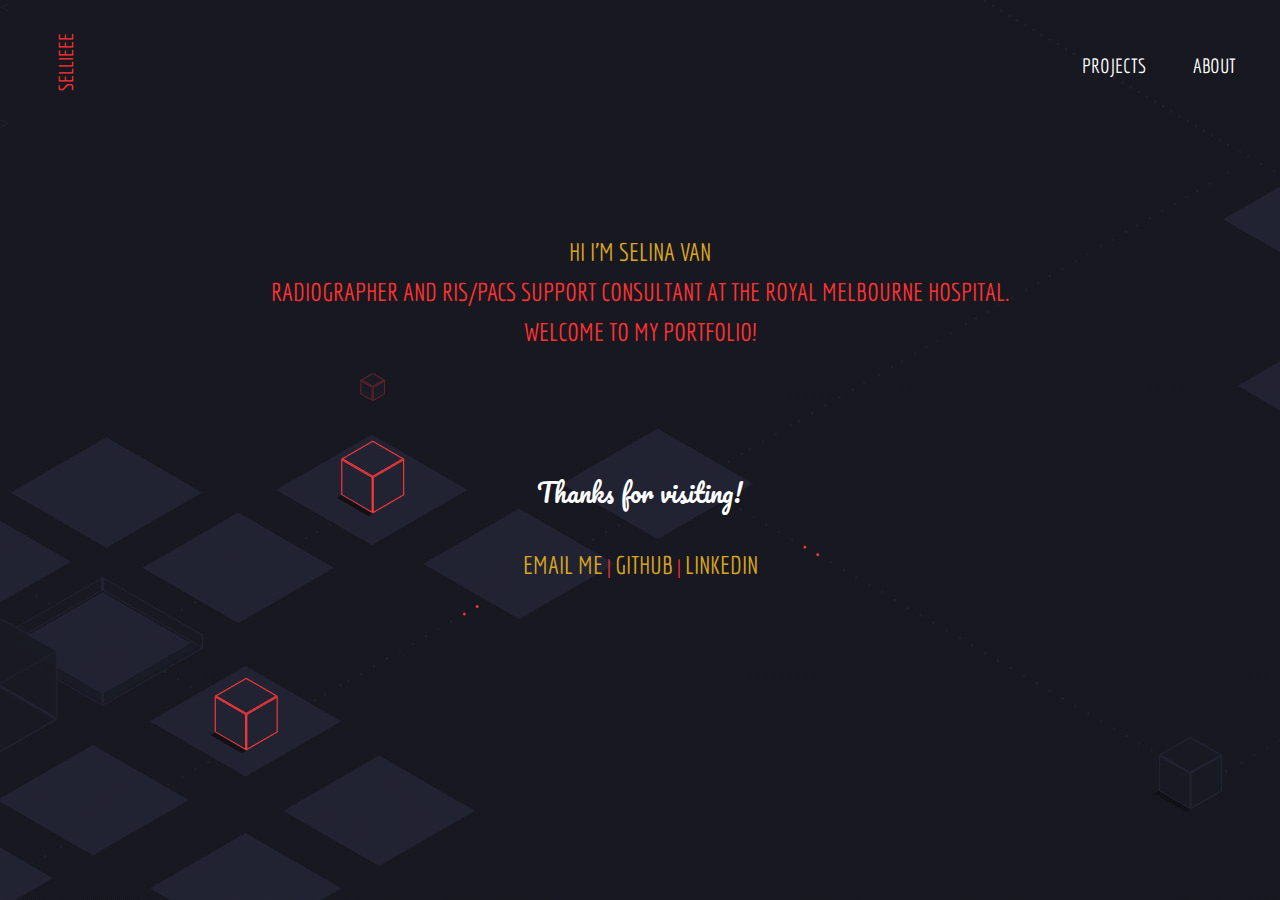
<file: index.html>
<!DOCTYPE html>
<html lang="en">

<head>
  <meta charset="UTF-8" />
  <meta name="viewport" content="width=device-width, initial-scale=1.0" />
  <meta http-equiv="X-UA-Compatible" content="ie=edge" />

  <!-- Bootstrap -->
  <link rel="stylesheet" href="https://stackpath.bootstrapcdn.com/bootstrap/4.3.1/css/bootstrap.min.css"
    integrity="sha384-ggOyR0iXCbMQv3Xipma34MD+dH/1fQ784/j6cY/iJTQUOhcWr7x9JvoRxT2MZw1T" crossorigin="anonymous" />

  <!-- Link to index.css -->
  <link rel="stylesheet" href="./css/index.css" />

  <!-- Link to reset.css -->
  <link rel="stylesheet" href="./css/reset.css" />

  <!-- jQuery -->
  <script src="https://code.jquery.com/jquery-3.4.1.js" integrity="sha256-WpOohJOqMqqyKL9FccASB9O0KwACQJpFTUBLTYOVvVU="
    crossorigin="anonymous"></script>

  <!-- Font Awesome -->
  <link href="https://stackpath.bootstrapcdn.com/font-awesome/4.7.0/css/font-awesome.min.css" rel="stylesheet"
    integrity="sha384-wvfXpqpZZVQGK6TAh5PVlGOfQNHSoD2xbE+QkPxCAFlNEevoEH3Sl0sibVcOQVnN" crossorigin="anonymous" />

  <!-- Google Font -->
  <link href="https://fonts.googleapis.com/css?family=Economica&display=swap" rel="stylesheet" />
  <link href="https://fonts.googleapis.com/css?family=Pacifico&display=swap" rel="stylesheet">

  <title>Selina | Portfolio</title>
</head>

<body>
  <!-- <div id="nav-placeholder"></div> -->

  <<nav class="navbar navbar-expand-lg">
    <a class="navbar-brand" href="./index.html" title="You are already here!">SELLIEEE </a>
    <button class="navbar-toggler" type="button" data-toggle="collapse" data-target="#navbarNav"
      aria-controls="navbarNav" aria-expanded="false" aria-label="Toggle navigation">
      <span class="navbar-toggler-icon"><i class="fa fa-chevron-circle-down"></i></span>
    </button>
    <div class="collapse navbar-collapse" id="navbarNav">
      <ul class="navbar-nav ml-auto">
        <li class="nav-item active" id="current-page">
          <a class="nav-link" href="./project.html">Projects <span class="sr-only">(current)</span></a>
        </li>
        <li class="nav-item" id="second-page">
          <a class="nav-link" href="./about.html">About</a>
        </li>
      </ul>
    </div>
    </nav>>
    <div class="container flex-container">
      <div class="row flex-row">
        <div class="cover-headline middle center" data-headline-format="text">
          <h1 class="light">
            <p class="p-name">
              <b>Hi I'm Selina Van</b>
            </p>
            <p class="p-text">Radiographer and RIS/PACS Support Consultant at The Royal Melbourne Hospital.</p>

            <p class="p-text intro-end">Welcome to my portfolio!</p>
            <p class="p-thank">Thanks for visiting!</p>
            <span class="contact"><a href="mailto:sellieee@hotmail.com" class="list-contact"
                title="To ask a question or grab a copy of my resume">Email me</a> | <a
                href="https://github.com/Sellieee/" class="list-contact">GitHub</a> | <a
                href="https://www.linkedin.com/in/selina-van-aa3529151/" class="list-contact">LinkedIn</a></span>
          </h1>
        </div>
      </div>
    </div>

    <!-- Bootstrap's JavaScript
          -->
    <script src="https://code.jquery.com/jquery-3.3.1.slim.min.js"
      integrity="sha384-q8i/X+965DzO0rT7abK41JStQIAqVgRVzpbzo5smXKp4YfRvH+8abtTE1Pi6jizo" crossorigin="anonymous">
      </script>
    <script src="https://cdnjs.cloudflare.com/ajax/libs/popper.js/1.14.7/umd/popper.min.js"
      integrity="sha384-UO2eT0CpHqdSJQ6hJty5KVphtPhzWj9WO1clHTMGa3JDZwrnQq4sF86dIHNDz0W1" crossorigin="anonymous">
      </script>
    <script src="https://stackpath.bootstrapcdn.com/bootstrap/4.3.1/js/bootstrap.min.js"
      integrity="sha384-JjSmVgyd0p3pXB1rRibZUAYoIIy6OrQ6VrjIEaFf/nJGzIxFDsf4x0xIM+B07jRM" crossorigin="anonymous">
      </script>
</body>

</html>
</file>
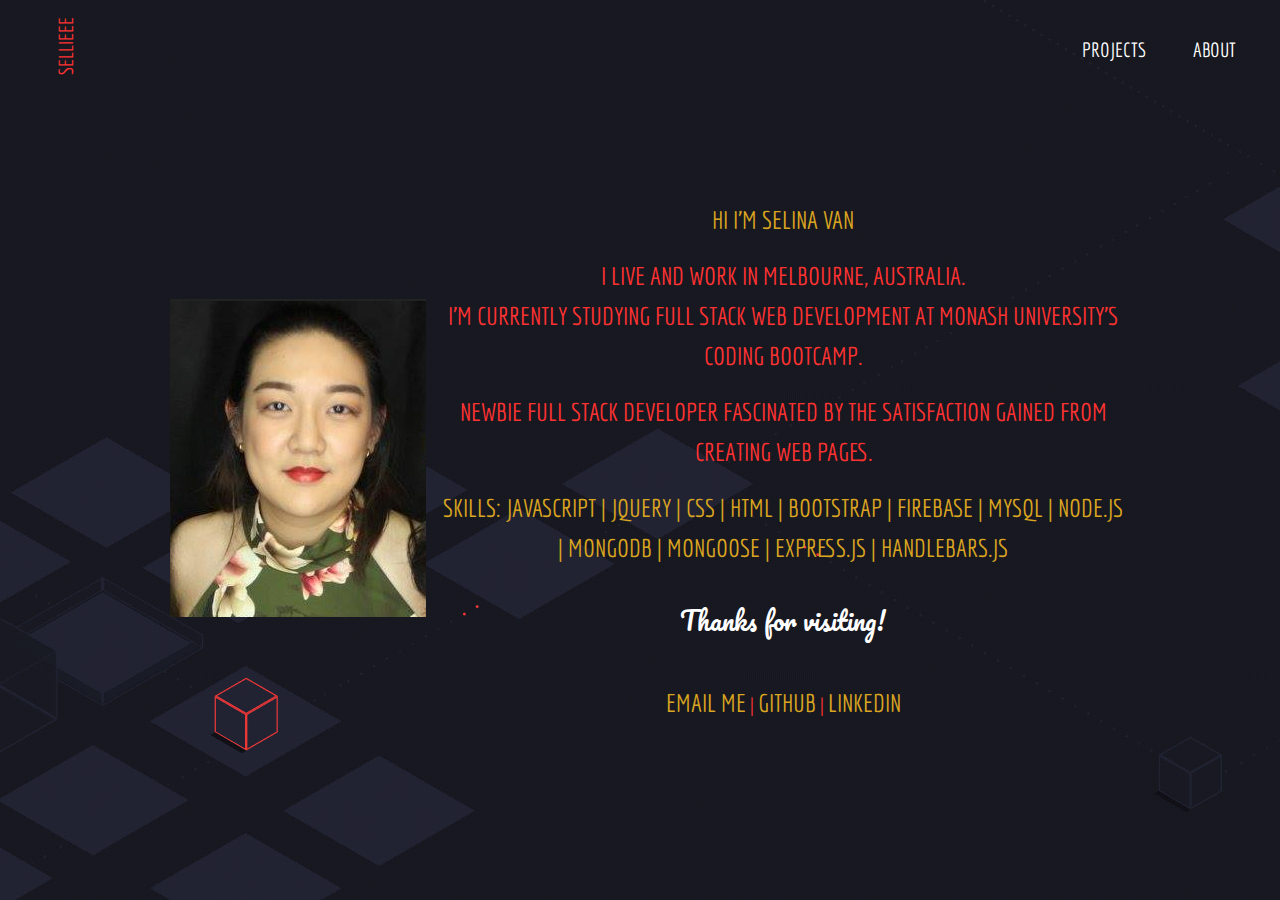
<file: about.html>
<!DOCTYPE html>
<html lang="en">

<head>
  <meta charset="UTF-8" />
  <meta name="viewport" content="width=device-width, initial-scale=1.0" />
  <meta http-equiv="X-UA-Compatible" content="ie=edge" />

  <!-- Bootstrap -->
  <link rel="stylesheet" href="https://stackpath.bootstrapcdn.com/bootstrap/4.3.1/css/bootstrap.min.css"
    integrity="sha384-ggOyR0iXCbMQv3Xipma34MD+dH/1fQ784/j6cY/iJTQUOhcWr7x9JvoRxT2MZw1T" crossorigin="anonymous" />

  <!-- Link to about.css -->
  <link rel="stylesheet" href="./css/about.css" />

  <!-- Link to reset.css -->
  <link rel="stylesheet" href="./css/reset.css" />

  <!-- jQuery -->
  <script src="https://code.jquery.com/jquery-3.4.1.js" integrity="sha256-WpOohJOqMqqyKL9FccASB9O0KwACQJpFTUBLTYOVvVU="
    crossorigin="anonymous"></script>

  <!-- Font Awesome -->
  <link href="https://stackpath.bootstrapcdn.com/font-awesome/4.7.0/css/font-awesome.min.css" rel="stylesheet"
    integrity="sha384-wvfXpqpZZVQGK6TAh5PVlGOfQNHSoD2xbE+QkPxCAFlNEevoEH3Sl0sibVcOQVnN" crossorigin="anonymous" />

  <!-- Google Font -->
  <link href="https://fonts.googleapis.com/css?family=Economica&display=swap" rel="stylesheet" />
  <link href="https://fonts.googleapis.com/css?family=Pacifico&display=swap" rel="stylesheet">

  <title>Selina | Portfolio</title>
</head>

<body>
  <div id="nav-placeholder"></div>

  <nav class="navbar navbar-expand-lg">
    <a class="navbar-brand" href="./index.html" title="Go back to home page">SELLIEEE </a>
    <button class="navbar-toggler" type="button" data-toggle="collapse" data-target="#navbarNav"
      aria-controls="navbarNav" aria-expanded="false" aria-label="Toggle navigation">
      <span class="navbar-toggler-icon"><i class="fa fa-chevron-circle-down"></i></span>
    </button>
    <div class="collapse navbar-collapse" id="navbarNav">
      <ul class="navbar-nav ml-auto">
        <li class="nav-item active" id="current-page">
          <a class="nav-link" href="./project.html">Projects <span class="sr-only">(current)</span></a>
        </li>
        <li class="nav-item" id="second-page">
          <a class="nav-link" href="./about.html">About</a>
        </li>
      </ul>
    </div>
  </nav>
  <div class="container flex-container">
    <img id="profile" src="./images/1.png" width="300px">
    <div class="row flex-row">
      <div class="cover-headline middle center" data-headline-format="text">
        <h1 class="light" style="padding-left: 30px;">
          <p class="p-name">
            <b>Hi I'm Selina Van</b>
          </p>
          <br>
          <p class="p-text">I live and work in Melbourne, Australia.</p>
          <p class="p-text">
            I'm currently studying Full Stack Web Development at Monash University's Coding
            Bootcamp.
          </p>
          <br>
          <p class="p-text">Newbie full stack developer fascinated by the satisfaction gained from creating web pages.
          </p>
          <br>
          <p class="p-skill">
            Skills: JavaScript | jQuery | CSS | HTML | Bootstrap | Firebase | MySQL | Node.js |
            MongoDB
            | Mongoose |
            Express.js | Handlebars.js
          </p>
          <br>
          <br>
          <p class="p-thank">Thanks for visiting!</p>
          <span class="contact"><a href="mailto:sellieee@hotmail.com" class="list-contact"
              title="To ask a question or grab a copy of my resume">Email me</a> | <a
              href="https://github.com/Sellieee/" class="list-contact">GitHub</a> | <a
              href="https://www.linkedin.com/in/selina-van-aa3529151/" class="list-contact">LinkedIn</a></span>
        </h1>
      </div>
    </div>
    <div class="see-more"></div>
  </div>

  <!-- Bootstrap's JavaScript -->
  <script src="https://code.jquery.com/jquery-3.3.1.slim.min.js"
    integrity="sha384-q8i/X+965DzO0rT7abK41JStQIAqVgRVzpbzo5smXKp4YfRvH+8abtTE1Pi6jizo" crossorigin="anonymous">
    </script>
  <script src="https://cdnjs.cloudflare.com/ajax/libs/popper.js/1.14.7/umd/popper.min.js"
    integrity="sha384-UO2eT0CpHqdSJQ6hJty5KVphtPhzWj9WO1clHTMGa3JDZwrnQq4sF86dIHNDz0W1" crossorigin="anonymous">
    </script>
  <script src="https://stackpath.bootstrapcdn.com/bootstrap/4.3.1/js/bootstrap.min.js"
    integrity="sha384-JjSmVgyd0p3pXB1rRibZUAYoIIy6OrQ6VrjIEaFf/nJGzIxFDsf4x0xIM+B07jRM" crossorigin="anonymous">
    </script>
</body>

</html>
</file>
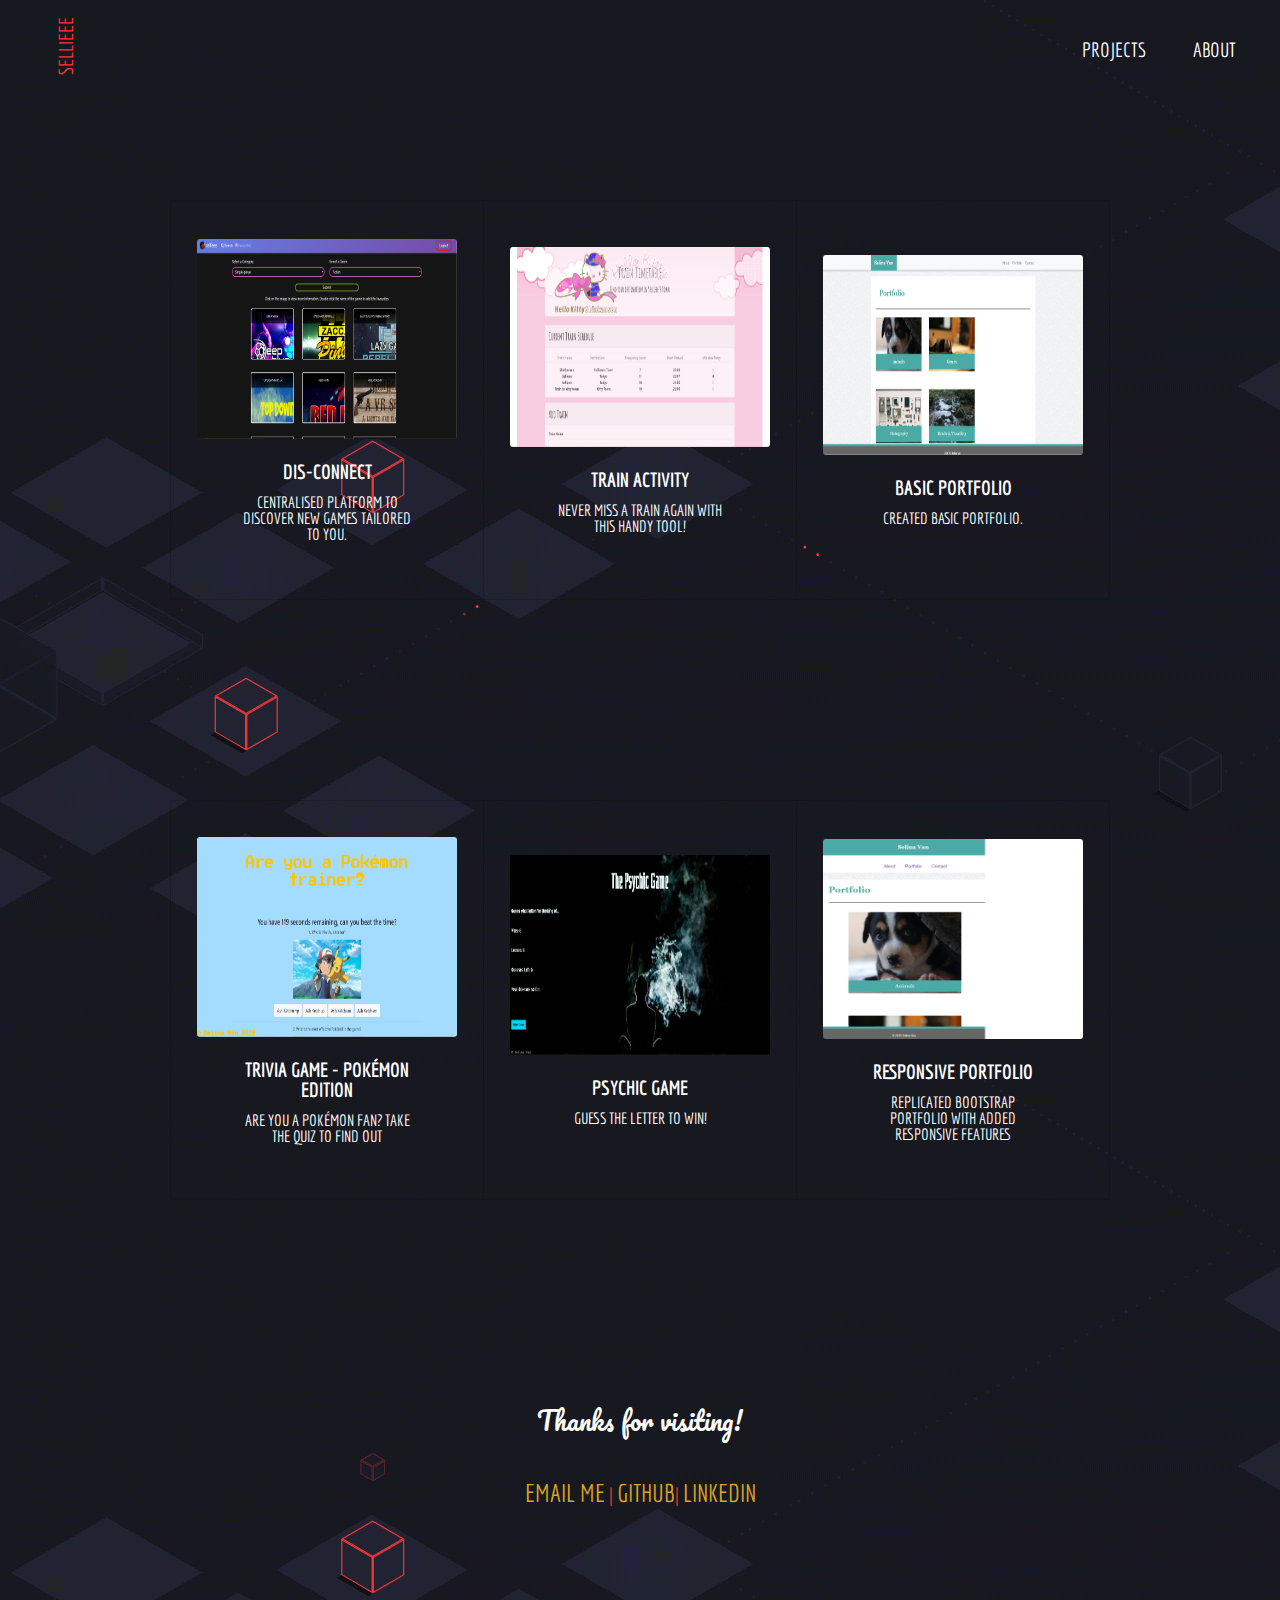
<file: project.html>
<!DOCTYPE html>
<html lang="en">

<head>
  <meta charset="UTF-8" />
  <meta name="viewport" content="width=device-width, initial-scale=1.0" />
  <meta http-equiv="X-UA-Compatible" content="ie=edge" />

  <!-- Bootstrap -->
  <link rel="stylesheet" href="https://stackpath.bootstrapcdn.com/bootstrap/4.3.1/css/bootstrap.min.css"
    integrity="sha384-ggOyR0iXCbMQv3Xipma34MD+dH/1fQ784/j6cY/iJTQUOhcWr7x9JvoRxT2MZw1T" crossorigin="anonymous" />

  <!-- Link to about.css -->
  <link rel="stylesheet" href="./css/project.css" />

  <!-- Link to reset.css -->
  <link rel="stylesheet" href="./css/reset.css" />

  <!-- jQuery -->
  <script src="https://code.jquery.com/jquery-3.4.1.js" integrity="sha256-WpOohJOqMqqyKL9FccASB9O0KwACQJpFTUBLTYOVvVU="
    crossorigin="anonymous"></script>

  <!-- Link to app.js -->
  <script src="./javascript/app.js"></script>

  <!-- Font Awesome -->
  <link href="https://stackpath.bootstrapcdn.com/font-awesome/4.7.0/css/font-awesome.min.css" rel="stylesheet"
    integrity="sha384-wvfXpqpZZVQGK6TAh5PVlGOfQNHSoD2xbE+QkPxCAFlNEevoEH3Sl0sibVcOQVnN" crossorigin="anonymous" />

  <!-- Google Font -->
  <link href="https://fonts.googleapis.com/css?family=Economica&display=swap" rel="stylesheet" />
  <link href="https://fonts.googleapis.com/css?family=Pacifico&display=swap" rel="stylesheet">

  <title>Selina | Portfolio</title>
</head>

<body>
  <nav class="navbar navbar-expand-lg">
    <a class="navbar-brand" href="./index.html">SELLIEEE </a>
    <button class="navbar-toggler" type="button" data-toggle="collapse" data-target="#navbarNav"
      aria-controls="navbarNav" aria-expanded="false" aria-label="Toggle navigation">
      <span class="navbar-toggler-icon"><i class="fa fa-chevron-circle-down"></i></span>
    </button>
    <div class="collapse navbar-collapse" id="navbarNav">
      <ul class="navbar-nav ml-auto">
        <li class="nav-item active" id="current-page">
          <a class="nav-link" href="./project.html">Projects <span class="sr-only">(current)</span></a>
        </li>
        <li class="nav-item" id="second-page">
          <a class="nav-link" href="./about.html">About</a>
        </li>
      </ul>
    </div>
  </nav>
  <div class="container flex-container card-group">
    <div class="card">
      <div class="row no-gutters">
        <div class="col-md-10">
          <img src="./images/SC_200.png" class="card-img img-1" alt="SC_200 Snapshot"
            title="Click to visit the project">
        </div>
        <div class="col-md-8">
          <div class="card-body">
            <h5 class="card-title">DIS-CONNECT</h5>
            <p class="card-text">Centralised platform to discover new games tailored to you.</p>
          </div>
        </div>
      </div>
    </div>
    <div class="card">
      <div class="row no-gutters">
        <div class="col-md-10">
          <img src="./images/Train-Activity.png" class="card-img img-2" alt="Train Activity Snapshot"
            title="Click to visit the project">
        </div>
        <div class="col-md-8">
          <div class="card-body">
            <h5 class="card-title">Train Activity</h5>
            <p class="card-text">Never miss a train again with this handy tool!</p>
          </div>
        </div>
      </div>
    </div>
    <div class="card">
      <div class="row no-gutters">
        <div class="col-md-10">
          <img src="./images/Bootstrap-Portfolio.png" class="card-img img-3" alt="Bootstrap Portfolio Snapshot"
            title="Click to visit the project">
        </div>
        <div class="card-body">
          <h5 class="card-title">Basic Portfolio</h5>
          <p class="card-text">Created basic portfolio.</p>
        </div>
      </div>
    </div>
  </div>
  <div class="container flex-container card-group">
    <div class="card">
      <div class="row no-gutters">
        <div class="col-md-10">
          <img src="./images/TriviaGame.png" class="card-img img-4" alt="Trivia Game Snapshot"
            title="Click to visit the project">
        </div>
        <div class="col-md-8">
          <div class="card-body">
            <h5 class="card-title">Trivia Game - Pokémon Edition</h5>
            <p class="card-text">Are you a Pokémon fan? Take the quiz to find out</p>
          </div>
        </div>
      </div>
    </div>
    <div class="card">
      <div class="row no-gutters">
        <div class="col-md-10">
          <img src="./images/Psychic Game.png" class="card-img img-5" alt="Psychic Game Snapshot"
            title="Click to visit the project">
        </div>
        <div class="col-md-8">
          <div class="card-body">
            <h5 class="card-title">Psychic Game</h5>
            <p class="card-text">Guess the letter to win!</p>
          </div>
        </div>
      </div>
    </div>
    <div class="card">
      <div class="row no-gutters">
        <div class="col-md-10">
          <img src="./images/Responsive Portfolio.png" class="card-img img-6" alt="Responsive Portfolio Snapshot"
            title="Click to visit the project">
        </div>
        <div class="col-md-8">
          <div class="card-body">
            <h5 class="card-title">Responsive Portfolio</h5>
            <p class="card-text">Replicated Bootstrap Portfolio with added responsive features</p>
          </div>
        </div>
      </div>
    </div>
  </div>
  <div class="row contact-me flex-container">
    <p class="p-thank">Thanks for visiting!</p>
    <span class="contact"><a href="mailto:sellieee@hotmail.com" class="list-contact contact-email"
        title="To ask a question or grab a copy of my resume">Email me</a> | <a href="https://github.com/Sellieee/"
        class="list-contact">GitHub</a>| <a href="https://www.linkedin.com/in/selina-van-aa3529151/"
        class="list-contact">LinkedIn</a></span>
    </h1>
  </div>
  </div>

  <!-- Bootstrap's JavaScript -->
  <script src="https://code.jquery.com/jquery-3.3.1.slim.min.js"
    integrity="sha384-q8i/X+965DzO0rT7abK41JStQIAqVgRVzpbzo5smXKp4YfRvH+8abtTE1Pi6jizo" crossorigin="anonymous">
  </script>
  <script src="https://cdnjs.cloudflare.com/ajax/libs/popper.js/1.14.7/umd/popper.min.js"
    integrity="sha384-UO2eT0CpHqdSJQ6hJty5KVphtPhzWj9WO1clHTMGa3JDZwrnQq4sF86dIHNDz0W1" crossorigin="anonymous">
  </script>
  <script src="https://stackpath.bootstrapcdn.com/bootstrap/4.3.1/js/bootstrap.min.js"
    integrity="sha384-JjSmVgyd0p3pXB1rRibZUAYoIIy6OrQ6VrjIEaFf/nJGzIxFDsf4x0xIM+B07jRM" crossorigin="anonymous">
  </script>
</body>

</html>
</file>
<file: css/index.css>
body {
    background-image: url("../images/wallpaper.gif");
    width: 100%;
    height: 100%;
}

nav {
    height: 100px;
}

.container {
    margin: 0 auto !important;
    display: flex;
    align-items: center;
    justify-content: center;
}

.flex-container {
    padding: 100px;
    list-style: none;
    display: flex;
    align-items: center;
    justify-content: center;
    text-align: center;
}

.p-name {
    color: goldenrod;
    font-family: 'Economica', sans-serif;
    text-transform: uppercase;
    font-size: 25px;
    line-height: 1.6;
}

.p-text {
    color: rgb(255, 50, 50);;
    font-family: 'Economica', sans-serif;
    text-transform: uppercase;
    font-size: 25px;
    line-height: 1.6;
}

.fa-chevron-circle-down {
    color: rgb(255, 50, 50);;
}

.nav-link {
    color: white;
    font-family: 'Economica', sans-serif;
    text-transform: uppercase;
    font-size: 125%;
    padding: 40px;
    width: 100px;
    text-align: center;
}

.link {
    color: white;
}

#current-page:hover {
    color: white;
    background-color: rgb(255, 50, 50);;
    text-decoration: none;
}

#second-page:hover {
    background-color: goldenrod;
    text-decoration: none;
}

.navbar-brand {
    color: rgb(255, 50, 50);;
    font-family: 'Economica', sans-serif;
    text-transform: uppercase;
    font-size: 125%;
    padding: 40px;
    width: 100px;
    text-align: center;
    transform: rotate(270deg);
    margin-top: 30px;
}

.navbar-brand:hover {
    color: white;
}

.intro-end {
    padding-bottom: 120px;
}

.p-thank {
    font-family: 'Pacifico', cursive;
    color: white;
    font-size: 25px;
    line-height: 1.6;
    padding-bottom: 40px;
}

.list-contact {
    color: goldenrod;
    font-family: 'Economica', sans-serif;
    text-transform: uppercase;
    font-size: 125%;
}

.list-contact:hover {
    color: goldenrod;
    font-weight: bolder;
    text-decoration: none;
}

.contact {
    color: rgb(255, 50, 50);;
    font-family: 'Economica', sans-serif;
    text-transform: uppercase;
    font-size: 125%;
}
</file>
<file: css/about.css>
body {
    background-image: url("../images/wallpaper.gif");
    width: 100%;
    height: 100%;
}

nav {
    height: 100px;
}

.container {
    margin: 0 auto !important;
    display: flex;
    align-items: center;
    justify-content: center;
}

.flex-container {
    padding: 100px;
    list-style: none;
    display: flex;
    align-items: center;
    justify-content: center;
    text-align: center;
}

.p-name {
    color: goldenrod;
    font-family: 'Economica', sans-serif;
    text-transform: uppercase;
    font-size: 25px;
    line-height: 1.6;
}

.p-text {
    color: rgb(255, 50, 50);
    font-family: 'Economica', sans-serif;
    text-transform: uppercase;
    font-size: 25px;
    line-height: 1.6;
}

.p-skill {
    color: goldenrod;
    font-family: 'Economica', sans-serif;
    text-transform: uppercase;
    font-size: 25px;
    line-height: 1.6;
}

.fa-chevron-circle-down {
    color:rgb(255, 50, 50);
}

.nav-link {
    color: white;
    font-family: 'Economica', sans-serif;
    text-transform: uppercase;
    font-size: 125%;
    padding: 40px;
    width: 100px;
    text-align: center;
}

.link {
    color: white;
}

#current-page:hover {
    color: white;
    background-color: rgb(255, 50, 50);;
}

#second-page:hover {
    background-color: goldenrod;
}

.navbar-brand {
    color: rgb(255, 50, 50);;
    font-family: 'Economica', sans-serif;
    text-transform: uppercase;
    font-size: 125%;
    padding: 40px;
    width: 100px;
    text-align: center;
    transform: rotate(270deg);
    margin-top: 30px;
}

.navbar-brand:hover {
    color: white;
}

.intro-end {
    padding-bottom: 100px;
}

.p-thank {
    font-family: 'Pacifico', cursive;
    color: white;
    font-size: 25px;
    line-height: 1.6;
    padding-bottom: 50px;
}

.list-contact {
    color: goldenrod;
    font-family: 'Economica', sans-serif;
    text-transform: uppercase;
    font-size: 125%;
}

.list-contact:hover {
    color: goldenrod;
    font-weight: bolder;
    text-decoration: none;
}

.contact {
    color: rgb(255, 50, 50);;
    font-family: 'Economica', sans-serif;
    text-transform: uppercase;
    font-size: 125%;
}

.profile {
    float: left;
}

h1 {
    padding-left: 30px;
}
</file>
<file: css/project.css>
body {
    background-image: url("../images/wallpaper.gif");
    width: 100%;
    height: 100%;
    margin: 0 auto;
}

nav {
    height: 100px;
}

.container {
    margin: 0 auto !important;
    display: flex;
    align-items: center;
    justify-content: center;
}

.flex-container {
    height: 100%;
    width: 100%;
    margin: auto;
    padding: 100px;
    list-style: none;
    display: flex;
    align-items: center;
    justify-content: center;
}

.row{
    width: auto;
    justify-content: center;
}

.fa-chevron-circle-down {
    color: rgb(255, 50, 50);;
}

.nav-link {
    color: white;
    font-family: 'Economica', sans-serif;
    text-transform: uppercase;
    font-size: 125%;
    padding: 40px;
    width: 100px;
    text-align: center;
}

.link {
    color: white;
}

#current-page:hover {
    background-color: rgb(255, 50, 50);;
    text-decoration: none;
    color: white;
}

#second-page:hover {
    background-color: goldenrod;
    text-decoration: none;
    color: white;
}

.navbar-brand {
    color: rgb(255, 50, 50);;
    font-family: 'Economica', sans-serif;
    text-transform: uppercase;
    font-size: 125%;
    padding: 40px;
    width: 100px;
    text-align: center;
    transform: rotate(270deg);
    margin-top: 30px;
}

.navbar-brand:hover {
    color: white;
}

.p-thank {
    font-family: 'Pacifico', cursive;
    color: white;
    font-size: 25px;
    line-height: 1.6;
    padding-bottom: 40px;
}

.list-contact {
    color: goldenrod;
    font-family: 'Economica', sans-serif;
    text-transform: uppercase;
    font-size: 125%;
}

.list-contact:hover {
    color: goldenrod;
    font-weight: bolder;
    text-decoration: none;
}

.contact {
    color: rgb(255, 50, 50);;
    font-family: 'Economica', sans-serif;
    text-transform: uppercase;
    font-size: 125%;
}

.card-row-1 .card-row-2 {
    display: block;
}

.card {
    clear: both;
    height: 400px;
    width: 800px;
    display: flex;
    text-align: center;
    justify-content: center;
    background-color: transparent;
}

.card-img {
    height: 200px;
}

.contact-me {
    display: block;
    text-align: center
}

.card-title {
    font-weight: bolder;
    font-size: 125%;
    font-family: 'Economica', sans-serif;
    text-transform: uppercase;
    color: white;
}

.card-text {
    font-family: 'Economica', sans-serif;
    text-transform: uppercase;
    color: white;
}

.card-deck {
    display: flex;
    height: 200px;
    justify-content: center;
}
</file>
